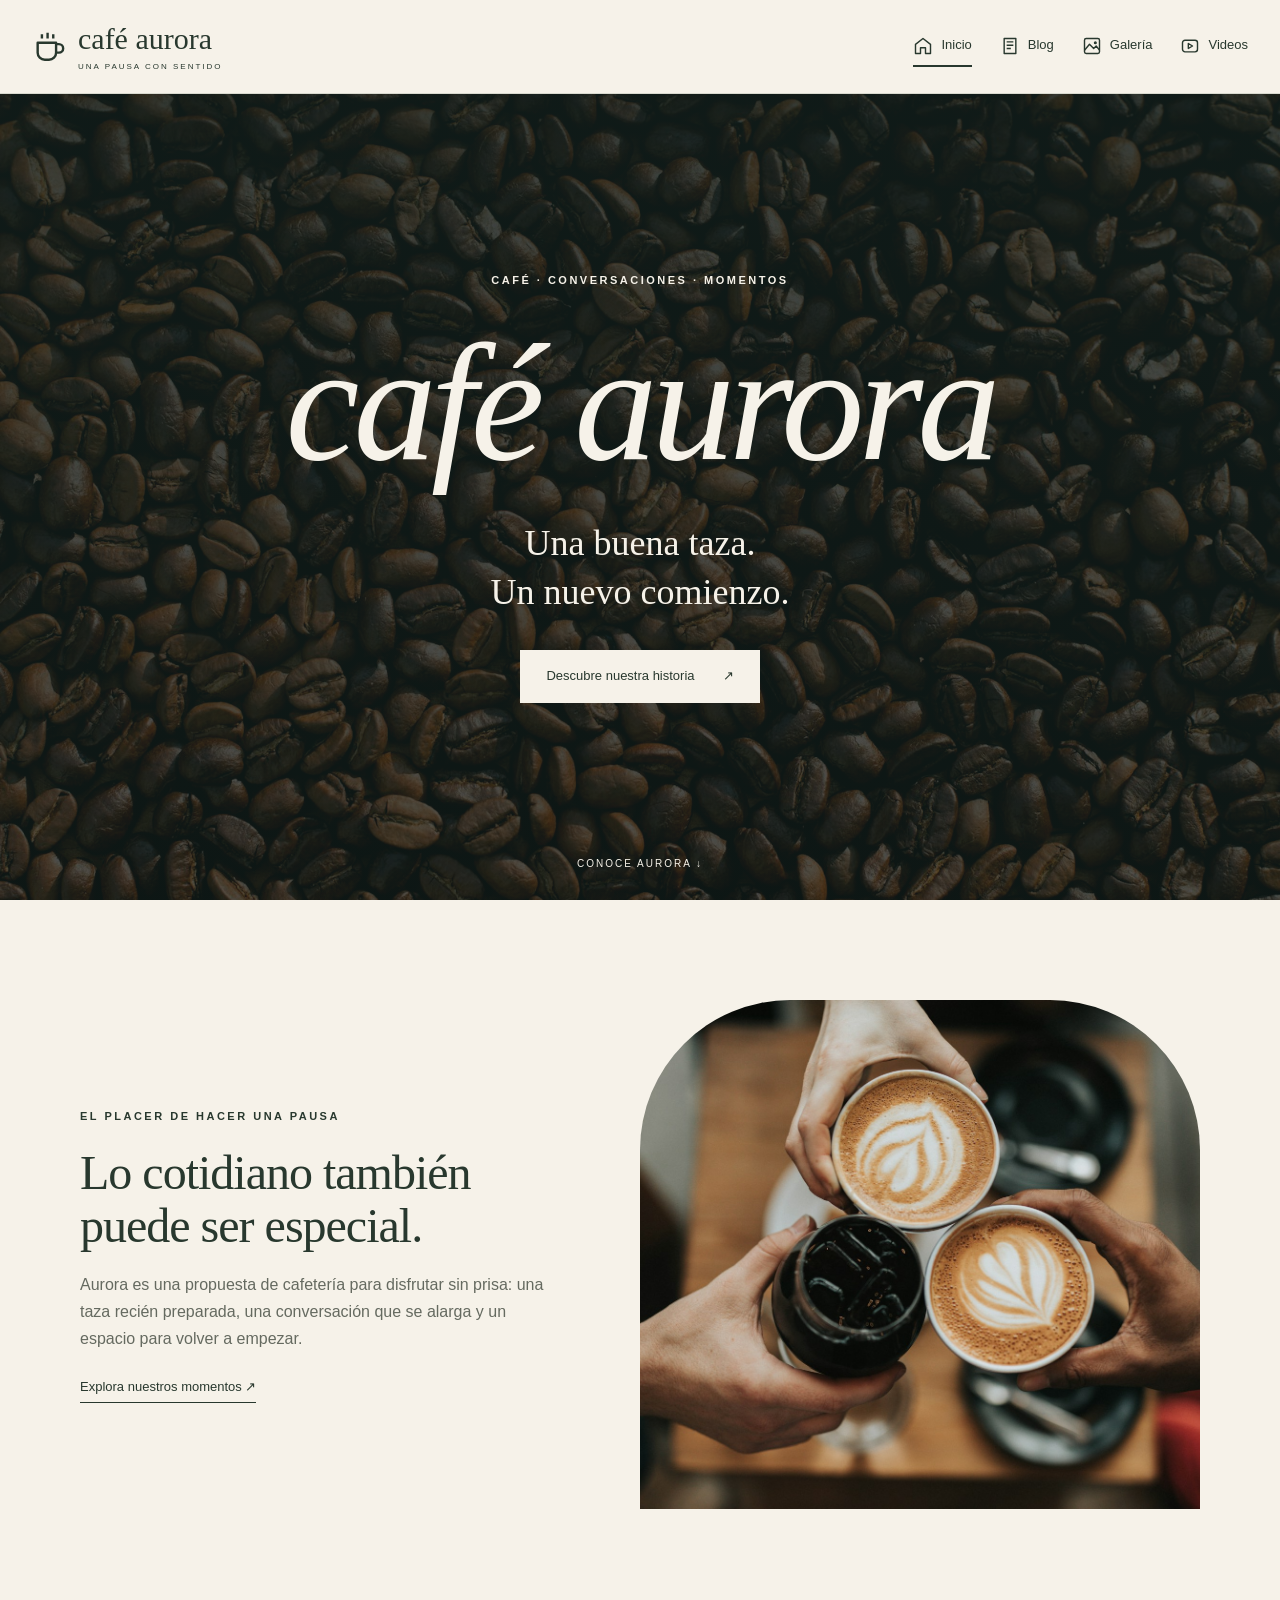
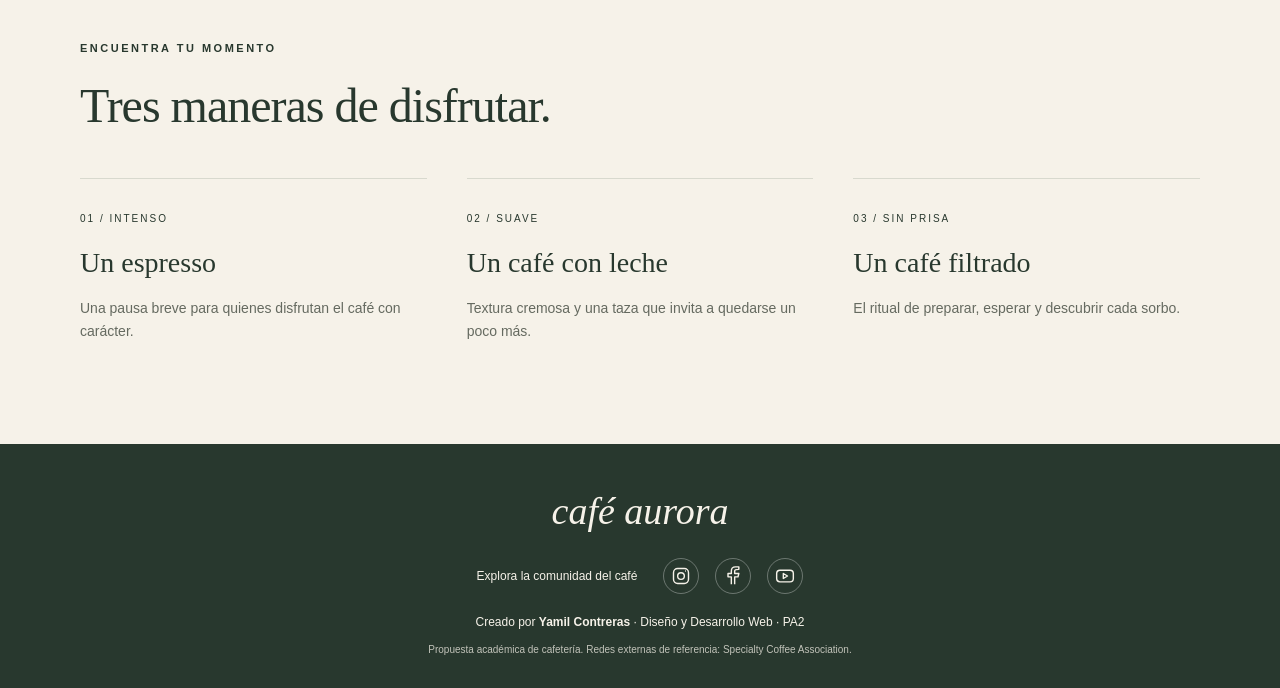
<file: index.html>
<!DOCTYPE html>
<html lang="es"><head><meta charset="UTF-8"><meta name="viewport" content="width=device-width, initial-scale=1.0"><meta name="description" content="Café Aurora: una propuesta de cafetería, historias del café, galería y videos. Proyecto de Yamil Contreras."><title>Inicio | Café Aurora</title><link rel="icon" type="image/svg+xml" href="img/favicon.svg"><link rel="stylesheet" href="estilo.css"></head>
<body class="home"><a class="skip" href="#contenido">Saltar al contenido</a><header class="header"><a class="brand" href="index.html" aria-label="Café Aurora, inicio"><svg class="icon" viewBox="0 0 24 24" fill="none" stroke="currentColor" stroke-width="1.7" stroke-linejoin="round" aria-hidden="true"><path d="M4 9h13v7a5 5 0 0 1-5 5H9a5 5 0 0 1-5-5zM17 10h2a3 3 0 0 1 0 6h-2M7 3v3M11 2v4M15 3v3"/></svg><span>café aurora<small>UNA PAUSA CON SENTIDO</small></span></a><nav aria-label="Navegación principal"><a href="index.html" aria-current="page"><svg class="icon" viewBox="0 0 24 24" fill="none" stroke="currentColor" stroke-width="1.7" stroke-linejoin="round" aria-hidden="true"><path d="m3 10 9-7 9 7v11h-6v-7H9v7H3z"/></svg><span>Inicio</span></a><a href="blog.html"><svg class="icon" viewBox="0 0 24 24" fill="none" stroke="currentColor" stroke-width="1.7" stroke-linejoin="round" aria-hidden="true"><path d="M5 3h14v18H5zM8 7h8M8 11h8M8 15h5"/></svg><span>Blog</span></a><a href="galeria.html"><svg class="icon" viewBox="0 0 24 24" fill="none" stroke="currentColor" stroke-width="1.7" stroke-linejoin="round" aria-hidden="true"><rect x="3" y="3" width="18" height="18" rx="2"/><path d="m3 17 6-7 5 5 3-3 4 5"/><circle cx="16" cy="8" r="1"/></svg><span>Galería</span></a><a href="videos.html"><svg class="icon" viewBox="0 0 24 24" fill="none" stroke="currentColor" stroke-width="1.7" stroke-linejoin="round" aria-hidden="true"><rect x="3" y="5" width="18" height="14" rx="3"/><path d="m10 9 5 3-5 3z"/></svg><span>Videos</span></a></nav></header>
<main id="contenido"><section class="hero"><div class="hero-content"><p class="eyebrow">CAFÉ · CONVERSACIONES · MOMENTOS</p><h1>café aurora</h1><p class="slogan">Una buena taza.<br>Un nuevo comienzo.</p><a class="button light" href="blog.html">Descubre nuestra historia <span aria-hidden="true">↗</span></a></div><a class="scroll" href="#esencia">CONOCE AURORA ↓</a></section>
<section class="intro wrap" id="esencia"><div><p class="eyebrow">EL PLACER DE HACER UNA PAUSA</p><h2>Lo cotidiano también<br>puede ser especial.</h2><p>Aurora es una propuesta de cafetería para disfrutar sin prisa: una taza recién preparada, una conversación que se alarga y un espacio para volver a empezar.</p><a class="text-link" href="galeria.html">Explora nuestros momentos ↗</a></div><img src="img/cafe-2.jpg" alt="Café servido en tazas sobre una mesa" loading="lazy"></section>
<section class="ritual wrap"><p class="eyebrow">ENCUENTRA TU MOMENTO</p><h2>Tres maneras de disfrutar.</h2><div class="features"><article><span>01 / INTENSO</span><h3>Un espresso</h3><p>Una pausa breve para quienes disfrutan el café con carácter.</p></article><article><span>02 / SUAVE</span><h3>Un café con leche</h3><p>Textura cremosa y una taza que invita a quedarse un poco más.</p></article><article><span>03 / SIN PRISA</span><h3>Un café filtrado</h3><p>El ritual de preparar, esperar y descubrir cada sorbo.</p></article></div></section></main><footer><a class="footer-brand" href="index.html">café aurora</a><div class="social"><span>Explora la comunidad del café</span><a href="https://www.instagram.com/specialtycoffeeassociation/" target="_blank" rel="noopener noreferrer" aria-label="Instagram de Specialty Coffee Association (nueva pestaña)"><svg class="icon" viewBox="0 0 24 24" fill="none" stroke="currentColor" stroke-width="1.7" stroke-linejoin="round" aria-hidden="true"><rect x="3" y="3" width="18" height="18" rx="5"/><circle cx="12" cy="12" r="4"/><path d="M17 6h1"/></svg></a><a href="https://www.facebook.com/SpecialtyCoffeeAssociation/" target="_blank" rel="noopener noreferrer" aria-label="Facebook de Specialty Coffee Association (nueva pestaña)"><svg class="icon" viewBox="0 0 24 24" fill="none" stroke="currentColor" stroke-width="1.7" stroke-linejoin="round" aria-hidden="true"><path d="M14 22V13h4l1-4h-5V6c0-2 2-2 5-2V1h-4c-4 0-5 2-5 5v3H6v4h4v9"/></svg></a><a href="https://www.youtube.com/@SpecialtyCoffeeAssociation" target="_blank" rel="noopener noreferrer" aria-label="YouTube de Specialty Coffee Association (nueva pestaña)"><svg class="icon" viewBox="0 0 24 24" fill="none" stroke="currentColor" stroke-width="1.7" stroke-linejoin="round" aria-hidden="true"><rect x="2" y="5" width="20" height="14" rx="4"/><path d="m10 9 5 3-5 3z"/></svg></a></div><p>Creado por <strong>Yamil Contreras</strong> · Diseño y Desarrollo Web · PA2</p><small>Propuesta académica de cafetería. Redes externas de referencia: Specialty Coffee Association.</small></footer></body></html>
</file>
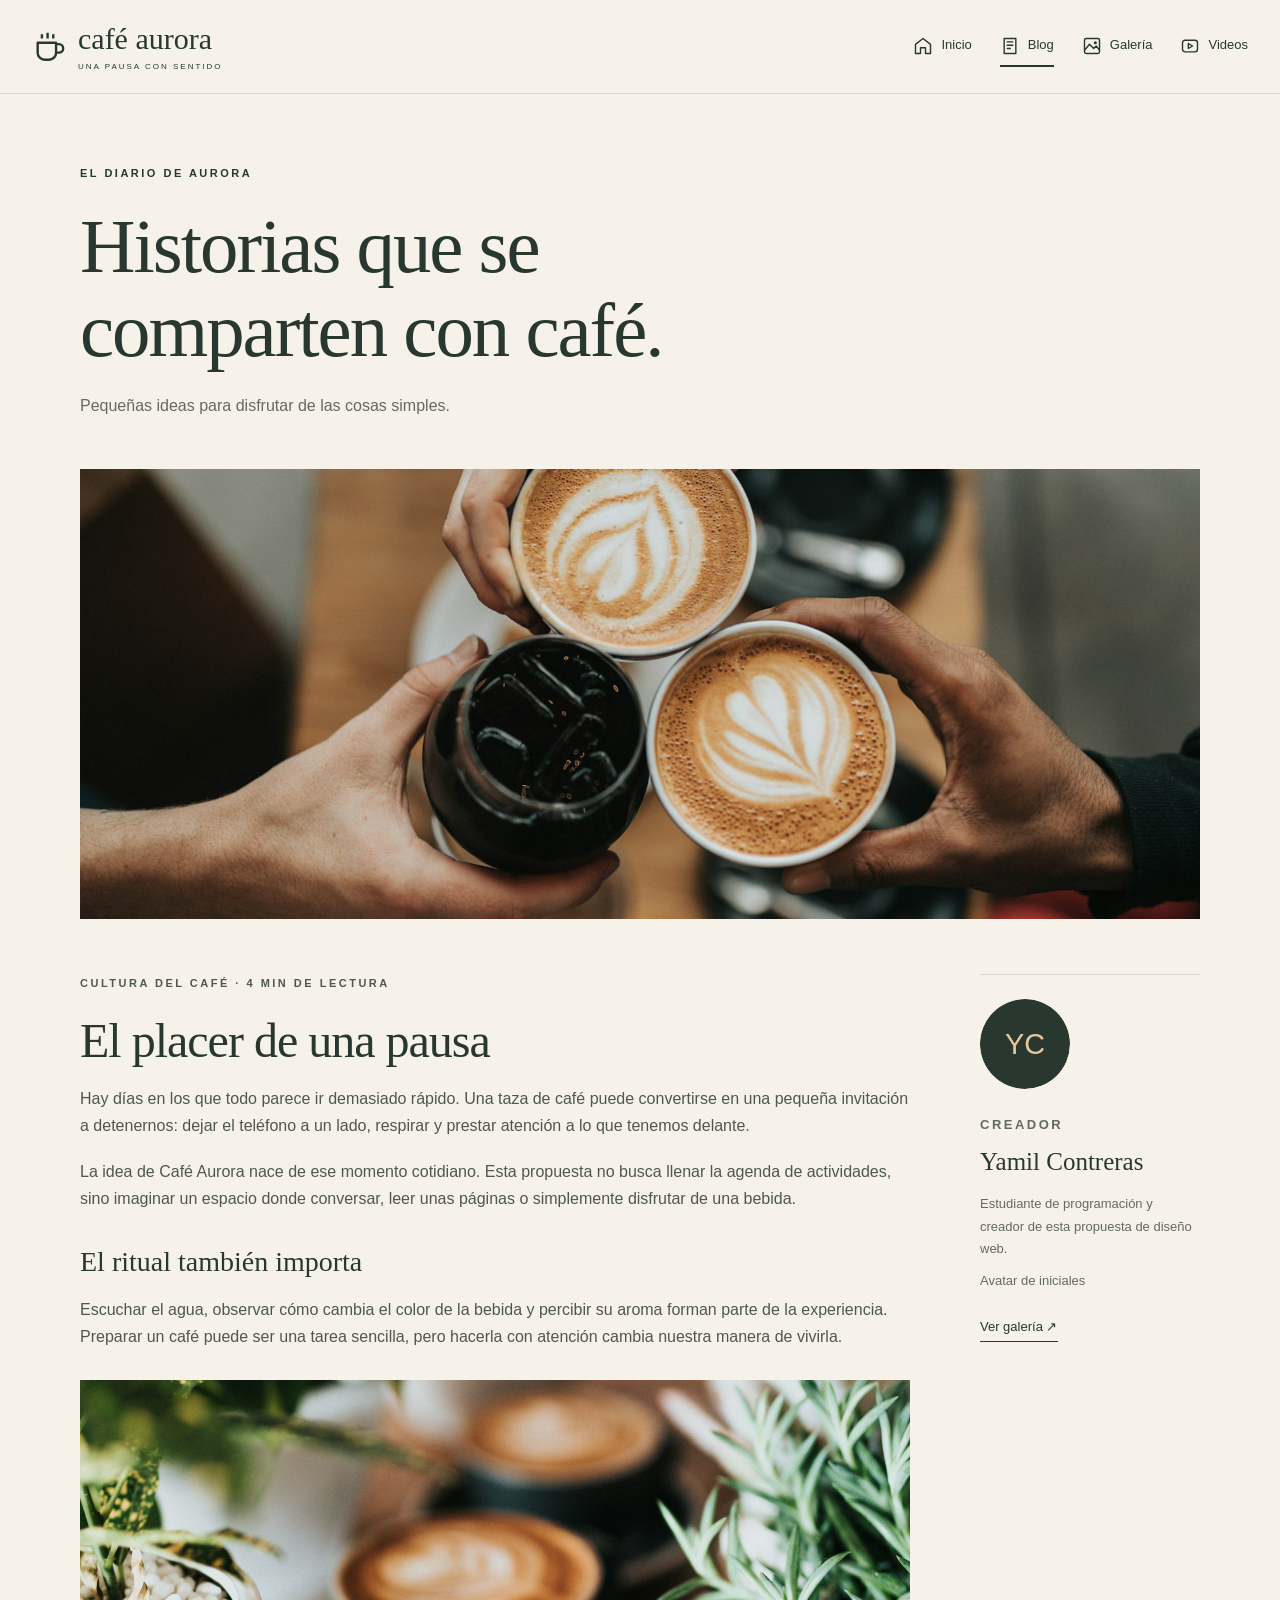
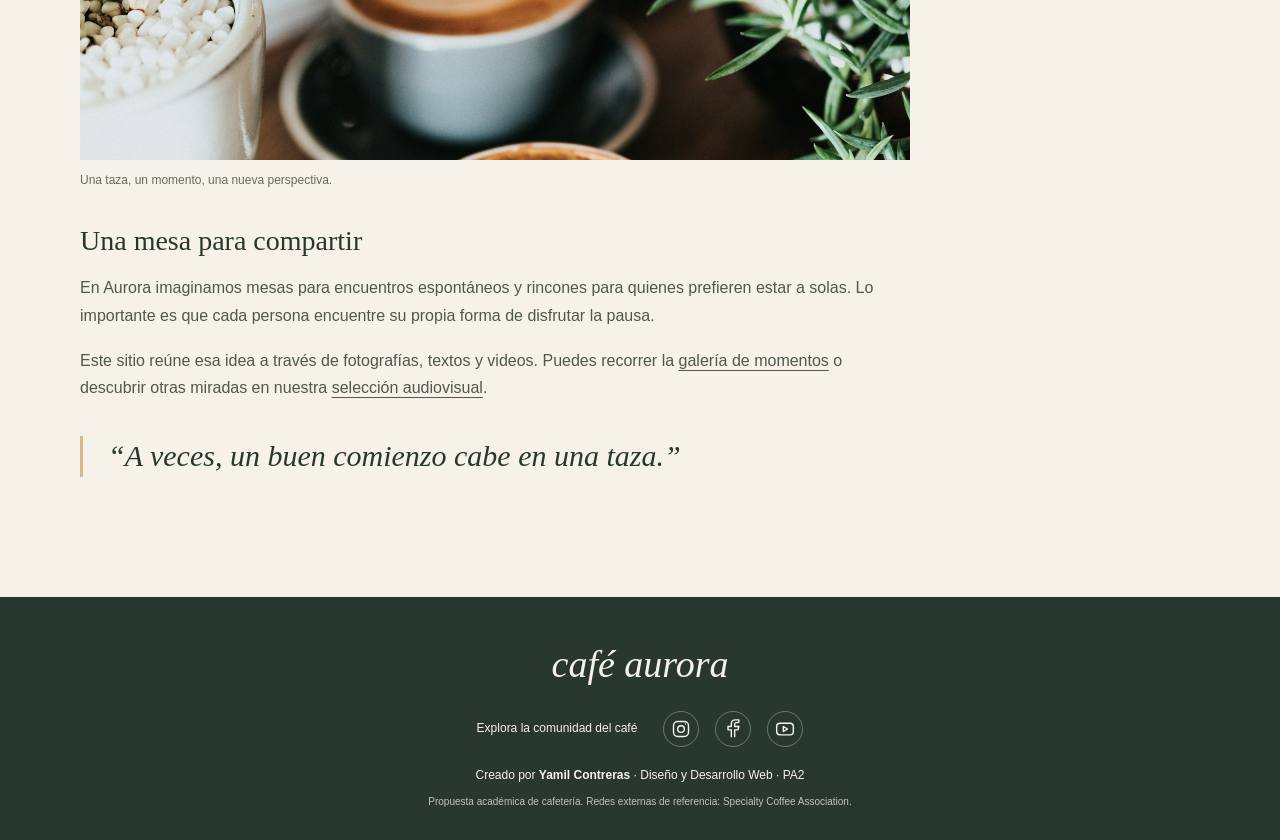
<file: blog.html>
<!DOCTYPE html>
<html lang="es"><head><meta charset="UTF-8"><meta name="viewport" content="width=device-width, initial-scale=1.0"><meta name="description" content="Café Aurora: una propuesta de cafetería, historias del café, galería y videos. Proyecto de Yamil Contreras."><title>Blog | Café Aurora</title><link rel="icon" type="image/svg+xml" href="img/favicon.svg"><link rel="stylesheet" href="estilo.css"></head>
<body class="interior"><a class="skip" href="#contenido">Saltar al contenido</a><header class="header"><a class="brand" href="index.html" aria-label="Café Aurora, inicio"><svg class="icon" viewBox="0 0 24 24" fill="none" stroke="currentColor" stroke-width="1.7" stroke-linejoin="round" aria-hidden="true"><path d="M4 9h13v7a5 5 0 0 1-5 5H9a5 5 0 0 1-5-5zM17 10h2a3 3 0 0 1 0 6h-2M7 3v3M11 2v4M15 3v3"/></svg><span>café aurora<small>UNA PAUSA CON SENTIDO</small></span></a><nav aria-label="Navegación principal"><a href="index.html"><svg class="icon" viewBox="0 0 24 24" fill="none" stroke="currentColor" stroke-width="1.7" stroke-linejoin="round" aria-hidden="true"><path d="m3 10 9-7 9 7v11h-6v-7H9v7H3z"/></svg><span>Inicio</span></a><a href="blog.html" aria-current="page"><svg class="icon" viewBox="0 0 24 24" fill="none" stroke="currentColor" stroke-width="1.7" stroke-linejoin="round" aria-hidden="true"><path d="M5 3h14v18H5zM8 7h8M8 11h8M8 15h5"/></svg><span>Blog</span></a><a href="galeria.html"><svg class="icon" viewBox="0 0 24 24" fill="none" stroke="currentColor" stroke-width="1.7" stroke-linejoin="round" aria-hidden="true"><rect x="3" y="3" width="18" height="18" rx="2"/><path d="m3 17 6-7 5 5 3-3 4 5"/><circle cx="16" cy="8" r="1"/></svg><span>Galería</span></a><a href="videos.html"><svg class="icon" viewBox="0 0 24 24" fill="none" stroke="currentColor" stroke-width="1.7" stroke-linejoin="round" aria-hidden="true"><rect x="3" y="5" width="18" height="14" rx="3"/><path d="m10 9 5 3-5 3z"/></svg><span>Videos</span></a></nav></header>
<main id="contenido"><section class="page-heading wrap"><p class="eyebrow">EL DIARIO DE AURORA</p><h1>Historias que se<br>comparten con café.</h1><p>Pequeñas ideas para disfrutar de las cosas simples.</p></section>
<article class="story wrap"><img class="story-cover" src="img/cafe-2.jpg" alt="Tazas de café y detalles de una mesa"><div class="article-layout"><div class="article-text"><p class="eyebrow">CULTURA DEL CAFÉ · 4 MIN DE LECTURA</p><h2>El placer de una pausa</h2><p>Hay días en los que todo parece ir demasiado rápido. Una taza de café puede convertirse en una pequeña invitación a detenernos: dejar el teléfono a un lado, respirar y prestar atención a lo que tenemos delante.</p><p>La idea de Café Aurora nace de ese momento cotidiano. Esta propuesta no busca llenar la agenda de actividades, sino imaginar un espacio donde conversar, leer unas páginas o simplemente disfrutar de una bebida.</p><h3>El ritual también importa</h3><p>Escuchar el agua, observar cómo cambia el color de la bebida y percibir su aroma forman parte de la experiencia. Preparar un café puede ser una tarea sencilla, pero hacerla con atención cambia nuestra manera de vivirla.</p><figure class="inline-photo"><img src="img/cafe-3.jpg" alt="Una taza de café lista para disfrutar" loading="lazy"><figcaption>Una taza, un momento, una nueva perspectiva.</figcaption></figure><h3>Una mesa para compartir</h3><p>En Aurora imaginamos mesas para encuentros espontáneos y rincones para quienes prefieren estar a solas. Lo importante es que cada persona encuentre su propia forma de disfrutar la pausa.</p><p>Este sitio reúne esa idea a través de fotografías, textos y videos. Puedes recorrer la <a href="galeria.html">galería de momentos</a> o descubrir otras miradas en nuestra <a href="videos.html">selección audiovisual</a>.</p><blockquote>“A veces, un buen comienzo cabe en una taza.”</blockquote></div><aside class="author"><img src="img/autor.svg" alt="Iniciales de Yamil Contreras; foto de autor pendiente"><p class="eyebrow">CREADOR</p><h3>Yamil Contreras</h3><p>Estudiante de programación y creador de esta propuesta de diseño web.</p><small>Avatar de iniciales</small><a class="text-link" href="galeria.html">Ver galería ↗</a></aside></div></article></main><footer><a class="footer-brand" href="index.html">café aurora</a><div class="social"><span>Explora la comunidad del café</span><a href="https://www.instagram.com/specialtycoffeeassociation/" target="_blank" rel="noopener noreferrer" aria-label="Instagram de Specialty Coffee Association (nueva pestaña)"><svg class="icon" viewBox="0 0 24 24" fill="none" stroke="currentColor" stroke-width="1.7" stroke-linejoin="round" aria-hidden="true"><rect x="3" y="3" width="18" height="18" rx="5"/><circle cx="12" cy="12" r="4"/><path d="M17 6h1"/></svg></a><a href="https://www.facebook.com/SpecialtyCoffeeAssociation/" target="_blank" rel="noopener noreferrer" aria-label="Facebook de Specialty Coffee Association (nueva pestaña)"><svg class="icon" viewBox="0 0 24 24" fill="none" stroke="currentColor" stroke-width="1.7" stroke-linejoin="round" aria-hidden="true"><path d="M14 22V13h4l1-4h-5V6c0-2 2-2 5-2V1h-4c-4 0-5 2-5 5v3H6v4h4v9"/></svg></a><a href="https://www.youtube.com/@SpecialtyCoffeeAssociation" target="_blank" rel="noopener noreferrer" aria-label="YouTube de Specialty Coffee Association (nueva pestaña)"><svg class="icon" viewBox="0 0 24 24" fill="none" stroke="currentColor" stroke-width="1.7" stroke-linejoin="round" aria-hidden="true"><rect x="2" y="5" width="20" height="14" rx="4"/><path d="m10 9 5 3-5 3z"/></svg></a></div><p>Creado por <strong>Yamil Contreras</strong> · Diseño y Desarrollo Web · PA2</p><small>Propuesta académica de cafetería. Redes externas de referencia: Specialty Coffee Association.</small></footer></body></html>
</file>
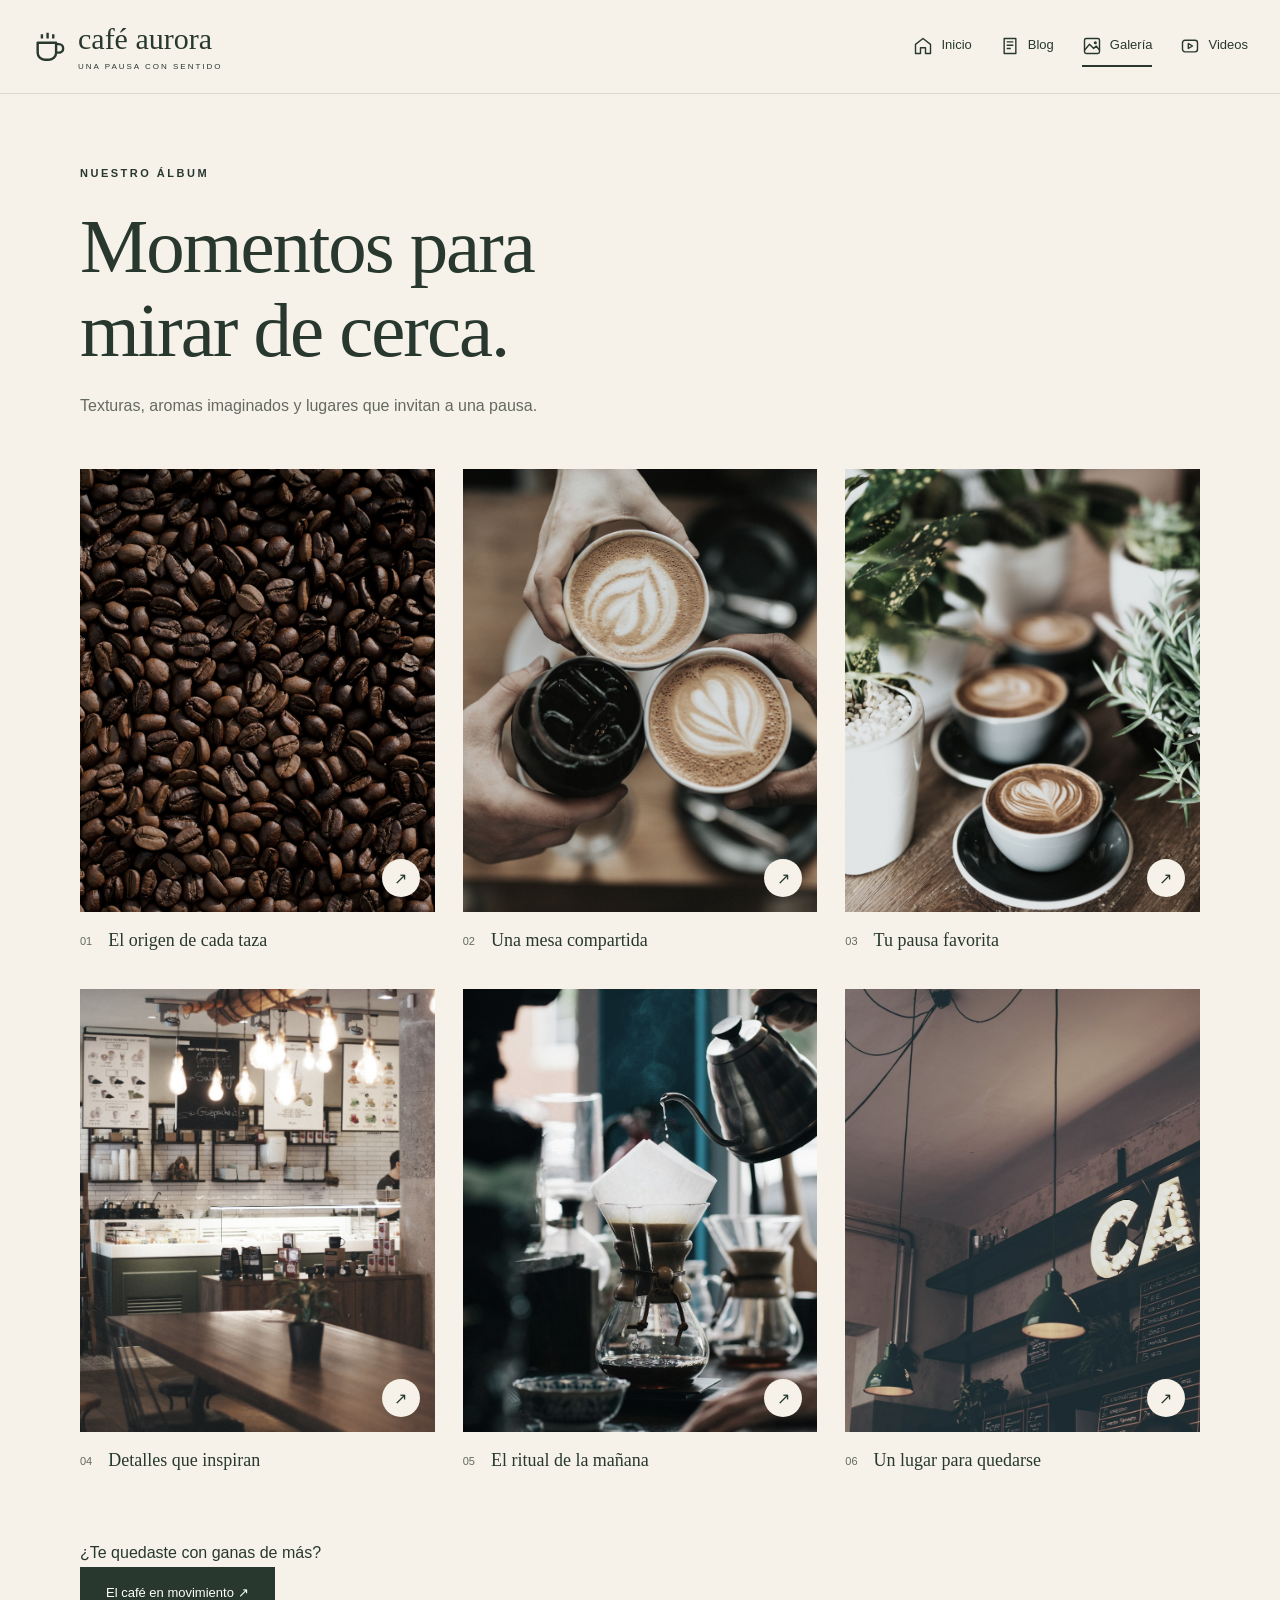
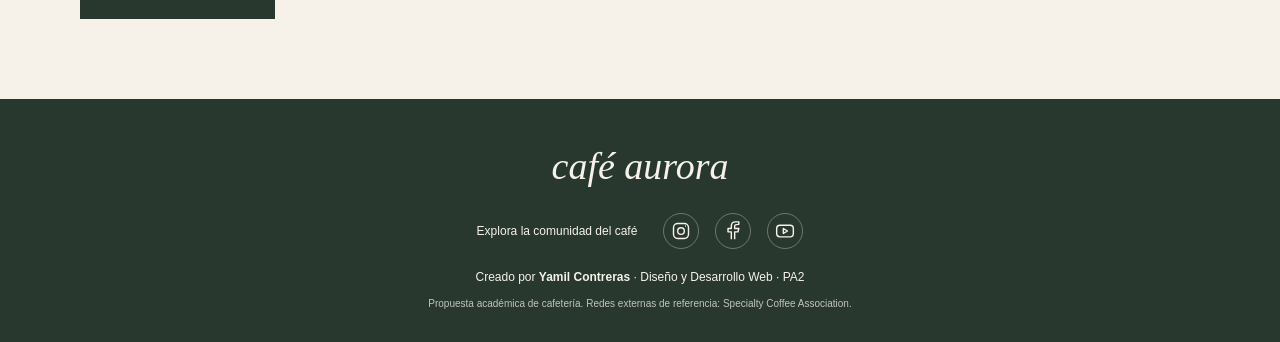
<file: galeria.html>
<!DOCTYPE html>
<html lang="es"><head><meta charset="UTF-8"><meta name="viewport" content="width=device-width, initial-scale=1.0"><meta name="description" content="Café Aurora: una propuesta de cafetería, historias del café, galería y videos. Proyecto de Yamil Contreras."><title>Galería | Café Aurora</title><link rel="icon" type="image/svg+xml" href="img/favicon.svg"><link rel="stylesheet" href="estilo.css"></head>
<body class="interior"><a class="skip" href="#contenido">Saltar al contenido</a><header class="header"><a class="brand" href="index.html" aria-label="Café Aurora, inicio"><svg class="icon" viewBox="0 0 24 24" fill="none" stroke="currentColor" stroke-width="1.7" stroke-linejoin="round" aria-hidden="true"><path d="M4 9h13v7a5 5 0 0 1-5 5H9a5 5 0 0 1-5-5zM17 10h2a3 3 0 0 1 0 6h-2M7 3v3M11 2v4M15 3v3"/></svg><span>café aurora<small>UNA PAUSA CON SENTIDO</small></span></a><nav aria-label="Navegación principal"><a href="index.html"><svg class="icon" viewBox="0 0 24 24" fill="none" stroke="currentColor" stroke-width="1.7" stroke-linejoin="round" aria-hidden="true"><path d="m3 10 9-7 9 7v11h-6v-7H9v7H3z"/></svg><span>Inicio</span></a><a href="blog.html"><svg class="icon" viewBox="0 0 24 24" fill="none" stroke="currentColor" stroke-width="1.7" stroke-linejoin="round" aria-hidden="true"><path d="M5 3h14v18H5zM8 7h8M8 11h8M8 15h5"/></svg><span>Blog</span></a><a href="galeria.html" aria-current="page"><svg class="icon" viewBox="0 0 24 24" fill="none" stroke="currentColor" stroke-width="1.7" stroke-linejoin="round" aria-hidden="true"><rect x="3" y="3" width="18" height="18" rx="2"/><path d="m3 17 6-7 5 5 3-3 4 5"/><circle cx="16" cy="8" r="1"/></svg><span>Galería</span></a><a href="videos.html"><svg class="icon" viewBox="0 0 24 24" fill="none" stroke="currentColor" stroke-width="1.7" stroke-linejoin="round" aria-hidden="true"><rect x="3" y="5" width="18" height="14" rx="3"/><path d="m10 9 5 3-5 3z"/></svg><span>Videos</span></a></nav></header>
<main id="contenido"><section class="page-heading wrap"><p class="eyebrow">NUESTRO ÁLBUM</p><h1>Momentos para<br>mirar de cerca.</h1><p>Texturas, aromas imaginados y lugares que invitan a una pausa.</p></section><section class="gallery wrap" aria-label="Fotografías de café"><figure class="gallery-item"><a href="img/cafe-1.jpg" target="_blank" rel="noopener" aria-label="Ampliar: El origen de cada taza"><img src="img/cafe-1.jpg" alt="Granos de café y texturas de su preparación" loading="lazy"><span class="expand" aria-hidden="true">↗</span></a><figcaption><span>01</span>El origen de cada taza</figcaption></figure><figure class="gallery-item"><a href="img/cafe-2.jpg" target="_blank" rel="noopener" aria-label="Ampliar: Una mesa compartida"><img src="img/cafe-2.jpg" alt="Tazas y utensilios para disfrutar del café" loading="lazy"><span class="expand" aria-hidden="true">↗</span></a><figcaption><span>02</span>Una mesa compartida</figcaption></figure><figure class="gallery-item"><a href="img/cafe-3.jpg" target="_blank" rel="noopener" aria-label="Ampliar: Tu pausa favorita"><img src="img/cafe-3.jpg" alt="Café servido en una taza" loading="lazy"><span class="expand" aria-hidden="true">↗</span></a><figcaption><span>03</span>Tu pausa favorita</figcaption></figure><figure class="gallery-item"><a href="img/cafe-4.jpg" target="_blank" rel="noopener" aria-label="Ampliar: Detalles que inspiran"><img src="img/cafe-4.jpg" alt="Mostrador y mesas del interior de una cafetería" loading="lazy"><span class="expand" aria-hidden="true">↗</span></a><figcaption><span>04</span>Detalles que inspiran</figcaption></figure><figure class="gallery-item"><a href="img/cafe-5.jpg" target="_blank" rel="noopener" aria-label="Ampliar: El ritual de la mañana"><img src="img/cafe-5.jpg" alt="Café y elementos de una pausa cotidiana" loading="lazy"><span class="expand" aria-hidden="true">↗</span></a><figcaption><span>05</span>El ritual de la mañana</figcaption></figure><figure class="gallery-item"><a href="img/cafe-6.jpg" target="_blank" rel="noopener" aria-label="Ampliar: Un lugar para quedarse"><img src="img/cafe-6.jpg" alt="Interior y ambiente de una cafetería" loading="lazy"><span class="expand" aria-hidden="true">↗</span></a><figcaption><span>06</span>Un lugar para quedarse</figcaption></figure></section><div class="wrap gallery-end"><p>¿Te quedaste con ganas de más?</p><a class="button" href="videos.html">El café en movimiento ↗</a></div></main><footer><a class="footer-brand" href="index.html">café aurora</a><div class="social"><span>Explora la comunidad del café</span><a href="https://www.instagram.com/specialtycoffeeassociation/" target="_blank" rel="noopener noreferrer" aria-label="Instagram de Specialty Coffee Association (nueva pestaña)"><svg class="icon" viewBox="0 0 24 24" fill="none" stroke="currentColor" stroke-width="1.7" stroke-linejoin="round" aria-hidden="true"><rect x="3" y="3" width="18" height="18" rx="5"/><circle cx="12" cy="12" r="4"/><path d="M17 6h1"/></svg></a><a href="https://www.facebook.com/SpecialtyCoffeeAssociation/" target="_blank" rel="noopener noreferrer" aria-label="Facebook de Specialty Coffee Association (nueva pestaña)"><svg class="icon" viewBox="0 0 24 24" fill="none" stroke="currentColor" stroke-width="1.7" stroke-linejoin="round" aria-hidden="true"><path d="M14 22V13h4l1-4h-5V6c0-2 2-2 5-2V1h-4c-4 0-5 2-5 5v3H6v4h4v9"/></svg></a><a href="https://www.youtube.com/@SpecialtyCoffeeAssociation" target="_blank" rel="noopener noreferrer" aria-label="YouTube de Specialty Coffee Association (nueva pestaña)"><svg class="icon" viewBox="0 0 24 24" fill="none" stroke="currentColor" stroke-width="1.7" stroke-linejoin="round" aria-hidden="true"><rect x="2" y="5" width="20" height="14" rx="4"/><path d="m10 9 5 3-5 3z"/></svg></a></div><p>Creado por <strong>Yamil Contreras</strong> · Diseño y Desarrollo Web · PA2</p><small>Propuesta académica de cafetería. Redes externas de referencia: Specialty Coffee Association.</small></footer></body></html>
</file>
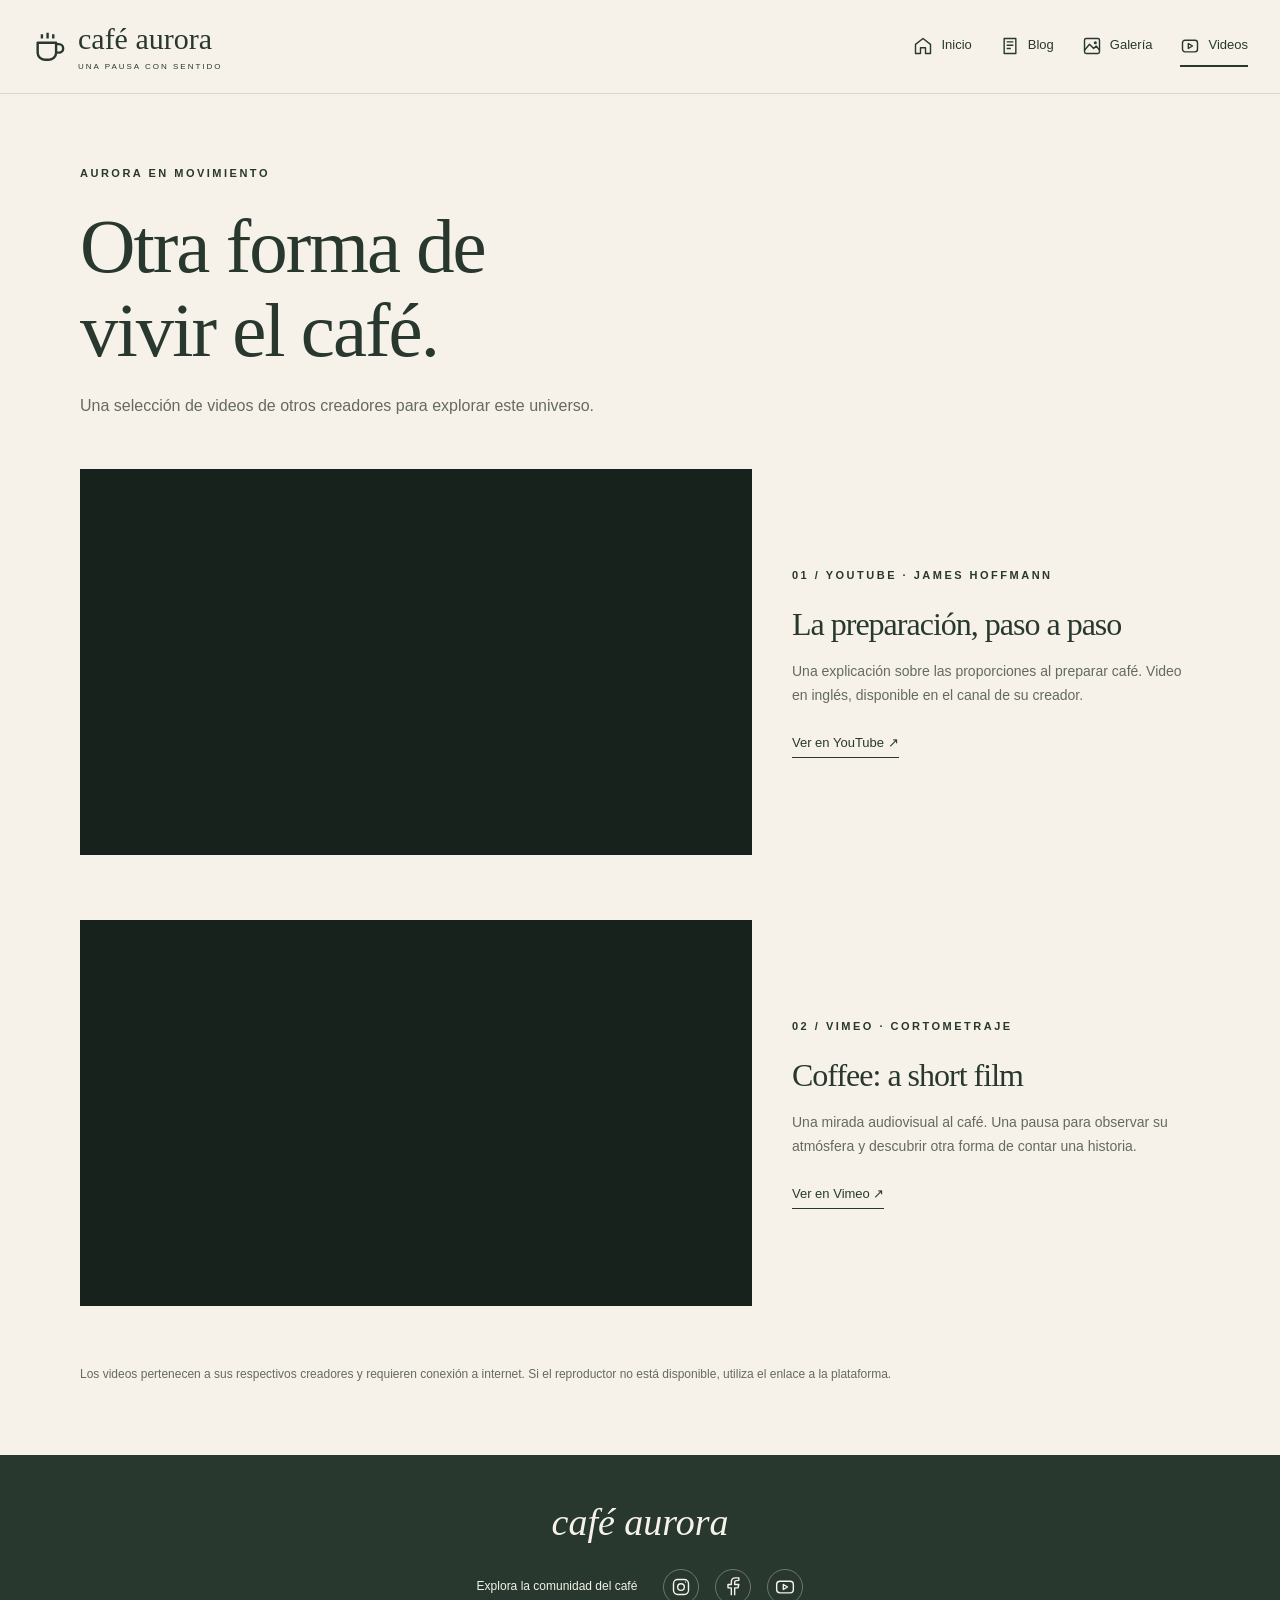
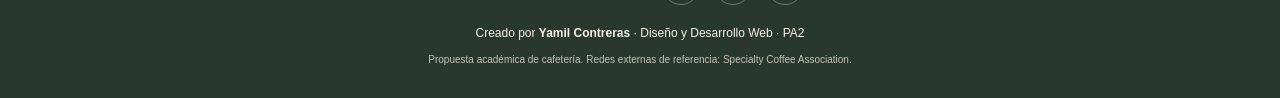
<file: videos.html>
<!DOCTYPE html>
<html lang="es"><head><meta charset="UTF-8"><meta name="viewport" content="width=device-width, initial-scale=1.0"><meta name="description" content="Café Aurora: una propuesta de cafetería, historias del café, galería y videos. Proyecto de Yamil Contreras."><title>Videos | Café Aurora</title><link rel="icon" type="image/svg+xml" href="img/favicon.svg"><link rel="stylesheet" href="estilo.css"></head>
<body class="interior"><a class="skip" href="#contenido">Saltar al contenido</a><header class="header"><a class="brand" href="index.html" aria-label="Café Aurora, inicio"><svg class="icon" viewBox="0 0 24 24" fill="none" stroke="currentColor" stroke-width="1.7" stroke-linejoin="round" aria-hidden="true"><path d="M4 9h13v7a5 5 0 0 1-5 5H9a5 5 0 0 1-5-5zM17 10h2a3 3 0 0 1 0 6h-2M7 3v3M11 2v4M15 3v3"/></svg><span>café aurora<small>UNA PAUSA CON SENTIDO</small></span></a><nav aria-label="Navegación principal"><a href="index.html"><svg class="icon" viewBox="0 0 24 24" fill="none" stroke="currentColor" stroke-width="1.7" stroke-linejoin="round" aria-hidden="true"><path d="m3 10 9-7 9 7v11h-6v-7H9v7H3z"/></svg><span>Inicio</span></a><a href="blog.html"><svg class="icon" viewBox="0 0 24 24" fill="none" stroke="currentColor" stroke-width="1.7" stroke-linejoin="round" aria-hidden="true"><path d="M5 3h14v18H5zM8 7h8M8 11h8M8 15h5"/></svg><span>Blog</span></a><a href="galeria.html"><svg class="icon" viewBox="0 0 24 24" fill="none" stroke="currentColor" stroke-width="1.7" stroke-linejoin="round" aria-hidden="true"><rect x="3" y="3" width="18" height="18" rx="2"/><path d="m3 17 6-7 5 5 3-3 4 5"/><circle cx="16" cy="8" r="1"/></svg><span>Galería</span></a><a href="videos.html" aria-current="page"><svg class="icon" viewBox="0 0 24 24" fill="none" stroke="currentColor" stroke-width="1.7" stroke-linejoin="round" aria-hidden="true"><rect x="3" y="5" width="18" height="14" rx="3"/><path d="m10 9 5 3-5 3z"/></svg><span>Videos</span></a></nav></header>
<main id="contenido"><section class="page-heading wrap"><p class="eyebrow">AURORA EN MOVIMIENTO</p><h1>Otra forma de<br>vivir el café.</h1><p>Una selección de videos de otros creadores para explorar este universo.</p></section><section class="video-list wrap" aria-label="Videos seleccionados"><article class="video-item"><div class="video-frame"><iframe src="https://www.youtube-nocookie.com/embed/ipB6P1uzNYM" title="Coffee Brewing Ratios Explained, por James Hoffmann" loading="lazy" referrerpolicy="strict-origin-when-cross-origin" allow="accelerometer; autoplay; clipboard-write; encrypted-media; gyroscope; picture-in-picture; web-share" allowfullscreen></iframe></div><div><p class="eyebrow">01 / YOUTUBE · JAMES HOFFMANN</p><h2>La preparación, paso a paso</h2><p>Una explicación sobre las proporciones al preparar café. Video en inglés, disponible en el canal de su creador.</p><a class="text-link" href="https://www.youtube.com/watch?v=ipB6P1uzNYM" target="_blank" rel="noopener noreferrer">Ver en YouTube ↗</a></div></article><article class="video-item"><div class="video-frame"><iframe src="https://player.vimeo.com/video/217374402" title="coffee: a short film, alojado en Vimeo" loading="lazy" allow="autoplay; fullscreen; picture-in-picture" allowfullscreen></iframe></div><div><p class="eyebrow">02 / VIMEO · CORTOMETRAJE</p><h2>Coffee: a short film</h2><p>Una mirada audiovisual al café. Una pausa para observar su atmósfera y descubrir otra forma de contar una historia.</p><a class="text-link" href="https://vimeo.com/217374402" target="_blank" rel="noopener noreferrer">Ver en Vimeo ↗</a></div></article></section><p class="wrap video-note">Los videos pertenecen a sus respectivos creadores y requieren conexión a internet. Si el reproductor no está disponible, utiliza el enlace a la plataforma.</p></main><footer><a class="footer-brand" href="index.html">café aurora</a><div class="social"><span>Explora la comunidad del café</span><a href="https://www.instagram.com/specialtycoffeeassociation/" target="_blank" rel="noopener noreferrer" aria-label="Instagram de Specialty Coffee Association (nueva pestaña)"><svg class="icon" viewBox="0 0 24 24" fill="none" stroke="currentColor" stroke-width="1.7" stroke-linejoin="round" aria-hidden="true"><rect x="3" y="3" width="18" height="18" rx="5"/><circle cx="12" cy="12" r="4"/><path d="M17 6h1"/></svg></a><a href="https://www.facebook.com/SpecialtyCoffeeAssociation/" target="_blank" rel="noopener noreferrer" aria-label="Facebook de Specialty Coffee Association (nueva pestaña)"><svg class="icon" viewBox="0 0 24 24" fill="none" stroke="currentColor" stroke-width="1.7" stroke-linejoin="round" aria-hidden="true"><path d="M14 22V13h4l1-4h-5V6c0-2 2-2 5-2V1h-4c-4 0-5 2-5 5v3H6v4h4v9"/></svg></a><a href="https://www.youtube.com/@SpecialtyCoffeeAssociation" target="_blank" rel="noopener noreferrer" aria-label="YouTube de Specialty Coffee Association (nueva pestaña)"><svg class="icon" viewBox="0 0 24 24" fill="none" stroke="currentColor" stroke-width="1.7" stroke-linejoin="round" aria-hidden="true"><rect x="2" y="5" width="20" height="14" rx="4"/><path d="m10 9 5 3-5 3z"/></svg></a></div><p>Creado por <strong>Yamil Contreras</strong> · Diseño y Desarrollo Web · PA2</p><small>Propuesta académica de cafetería. Redes externas de referencia: Specialty Coffee Association.</small></footer></body></html>
</file>
<file: estilo.css>
/* PA2 - Yamil Contreras. Estilos compartidos por las cuatro páginas. */
:root{--paper:#f6f2e9;--ink:#28382e;--muted:#656a60;--gold:#dbb88c;--line:#d8d9ce;--header:94px}
*{box-sizing:border-box}html{scroll-behavior:smooth;scroll-padding-top:120px}body{margin:0;background:var(--paper);color:var(--ink);font-family:Arial,sans-serif;line-height:1.7}a{color:inherit;text-decoration:none}img{max-width:100%;display:block}h1,h2,h3,p,figure{margin:0}h1,h2,h3{font-family:Georgia,serif;font-weight:normal;line-height:1.1}h1{font-size:clamp(42px,6vw,78px);letter-spacing:-2px}h2{font-size:clamp(32px,4vw,48px);letter-spacing:-1px}h3{font-size:28px}p{margin-top:18px}.wrap{width:min(1120px,calc(100% - 64px));margin-inline:auto}.eyebrow{font-size:11px;font-weight:bold;letter-spacing:2.5px;margin:0 0 22px}.icon{width:20px;height:20px;flex-shrink:0;vertical-align:middle}.header{position:fixed;inset:0 0 auto;z-index:100;min-height:var(--header);display:flex;align-items:center;justify-content:space-between;padding:18px max(32px,calc((100vw - 1240px)/2));background:var(--paper);border-bottom:1px solid var(--line);gap:25px}.brand{display:flex;align-items:center;gap:12px;font:30px Georgia,serif;white-space:nowrap}.brand>.icon{width:34px;height:34px}.brand small{display:block;font:8px Arial,sans-serif;letter-spacing:2px;margin-top:6px}.header nav{display:flex;gap:28px}.header nav a{display:flex;align-items:center;gap:8px;font-size:13px;padding:8px 0;border-bottom:2px solid transparent;transition:color .3s,border-color .3s}.header nav a:hover,.header nav a[aria-current]{border-color:var(--ink)}.header nav a:hover{color:#9a5d2a}main{padding-top:var(--header)}.hero{position:relative;min-height:calc(100svh - var(--header));display:flex;align-items:center;justify-content:center;text-align:center;background:linear-gradient(#14221fc4,#14221fa8),url('img/cafe-1.jpg') center/cover;color:var(--paper);padding:80px 24px 100px}.hero h1{font-size:clamp(75px,13vw,168px);letter-spacing:-6px;font-style:italic}.slogan{font:clamp(24px,3vw,36px)/1.35 Georgia,serif;margin:24px 0 34px}.button{display:inline-flex;gap:28px;justify-content:center;align-items:center;background:var(--ink);color:white;padding:14px 25px;font-size:13px;border:1px solid var(--ink);transition:background .3s,transform .3s}.button:hover{background:#455c48;transform:translateY(-3px)}.button.light{background:var(--paper);color:var(--ink);border-color:var(--paper)}.button.light:hover{background:var(--gold)}.scroll{position:absolute;bottom:28px;font-size:10px;letter-spacing:2px}.intro{display:flex;gap:80px;align-items:center;padding-block:100px}.intro>div,.intro>img{width:50%}.intro p:not(.eyebrow){max-width:470px;color:var(--muted)}.intro>img{aspect-ratio:1.1;object-fit:cover;border-radius:150px 150px 0 0}.text-link{display:inline-block;font-size:13px;border-bottom:1px solid currentColor;padding-bottom:3px;margin-top:24px;transition:color .3s}.text-link:hover{color:#9a5d2a}.ritual{padding:30px 0 100px}.features{display:flex;gap:40px;margin-top:45px}.features article{flex:1;border-top:1px solid var(--line);padding-top:24px}.features span{font-size:10px;letter-spacing:2px}.features h3{margin-top:18px}.features p{color:var(--muted);font-size:14px}.page-heading{padding-top:70px;padding-bottom:50px}.page-heading>p:last-child{color:var(--muted);max-width:600px}.story-cover{width:100%;height:450px;object-fit:cover}.article-layout{display:flex;gap:70px;align-items:flex-start;padding:55px 0 85px}.article-text{flex:1;min-width:0}.article-text p{color:#4f574f}.article-text h3{margin-top:35px}.article-text a{text-decoration:underline;text-underline-offset:4px}.inline-photo{margin:30px 0}.inline-photo img{width:100%;max-height:380px;object-fit:cover}.inline-photo figcaption{font-size:12px;color:var(--muted);margin-top:10px}blockquote{font:italic 30px/1.35 Georgia,serif;border-left:3px solid var(--gold);padding-left:25px;margin:35px 0}.author{width:220px;flex-shrink:0;border-top:1px solid var(--line);padding-top:24px}.author img{border-radius:50%;width:90px;height:90px;object-fit:cover;margin-bottom:25px}.author .eyebrow{margin-bottom:12px}.author h3{font-size:25px}.author p,.author small{font-size:13px;color:var(--muted)}.author small{display:block;margin-top:10px}.gallery{display:flex;flex-wrap:wrap;gap:38px 28px}.gallery-item{width:calc((100% - 56px)/3)}.gallery-item a{position:relative;display:block;overflow:hidden}.gallery-item img{width:100%;aspect-ratio:4/5;object-fit:cover;filter:saturate(.55);transition:filter .5s,transform .5s}.gallery-item a:hover img,.gallery-item a:focus-visible img{filter:saturate(1.15);transform:scale(1.055)}.expand{position:absolute;bottom:15px;right:15px;display:grid;place-items:center;background:var(--paper);width:38px;height:38px;border-radius:50%}.gallery-item figcaption{display:flex;gap:16px;font:18px Georgia,serif;margin-top:18px}.gallery-item figcaption span{font:11px Arial,sans-serif;color:var(--muted);padding-top:5px}.gallery-end{padding-block:50px 80px}.video-list{display:flex;flex-direction:column;gap:65px}.video-item{display:flex;gap:40px;align-items:center}.video-frame{width:60%;flex-shrink:0;aspect-ratio:16/9;background:#17221c}.video-frame iframe{width:100%;height:100%;border:0}.video-item h2{font-size:32px}.video-item p:not(.eyebrow){font-size:14px;color:var(--muted)}.video-note{font-size:12px;color:var(--muted);padding-block:40px 70px}footer{background:var(--ink);color:var(--paper);text-align:center;padding:45px 24px 30px}.footer-brand{font:italic 38px Georgia,serif}.social{display:flex;align-items:center;justify-content:center;gap:16px;margin-top:25px}.social>span{font-size:12px;margin-right:10px}.social a{display:grid;place-items:center;width:36px;height:36px;border:1px solid #ffffff50;border-radius:50%;transition:background .3s,color .3s}.social a:hover{background:var(--gold);color:var(--ink)}footer p{font-size:12px}footer small{display:block;font-size:10px;opacity:.75;margin-top:8px}.skip{position:fixed;top:-100px;left:10px;background:white;color:black;z-index:200;padding:10px}.skip:focus{top:10px}:focus-visible{outline:3px solid #bb884e;outline-offset:5px}
@media(max-width:760px){:root{--header:132px}.header{flex-direction:column;padding:15px 20px;gap:12px}.brand{font-size:25px}.brand>.icon{width:27px;height:27px}.header nav{gap:20px}.header nav a{font-size:12px;gap:5px}.header nav .icon{width:15px;height:15px}.wrap{width:calc(100% - 40px)}.hero h1{letter-spacing:-3px}.intro{flex-direction:column;gap:35px;padding-block:60px}.intro>div,.intro>img{width:100%}.intro>img{max-height:420px}.features{flex-direction:column;gap:25px}.ritual{padding-bottom:60px}.page-heading{padding-top:45px}.story-cover{height:300px}.article-layout{flex-direction:column;gap:35px;padding-block:35px 55px}.author{width:100%}.gallery{gap:28px 20px}.gallery-item{width:calc((100% - 20px)/2)}.gallery-item figcaption{font-size:16px}.video-item{flex-direction:column;align-items:stretch;gap:24px}.video-frame{width:100%}.social{flex-wrap:wrap}.social>span{width:100%;margin:0}}
@media(max-width:420px){.gallery-item{width:100%}.header nav{gap:14px}}
@media(prefers-reduced-motion:reduce){html{scroll-behavior:auto}*{transition:none!important}}
</file>
